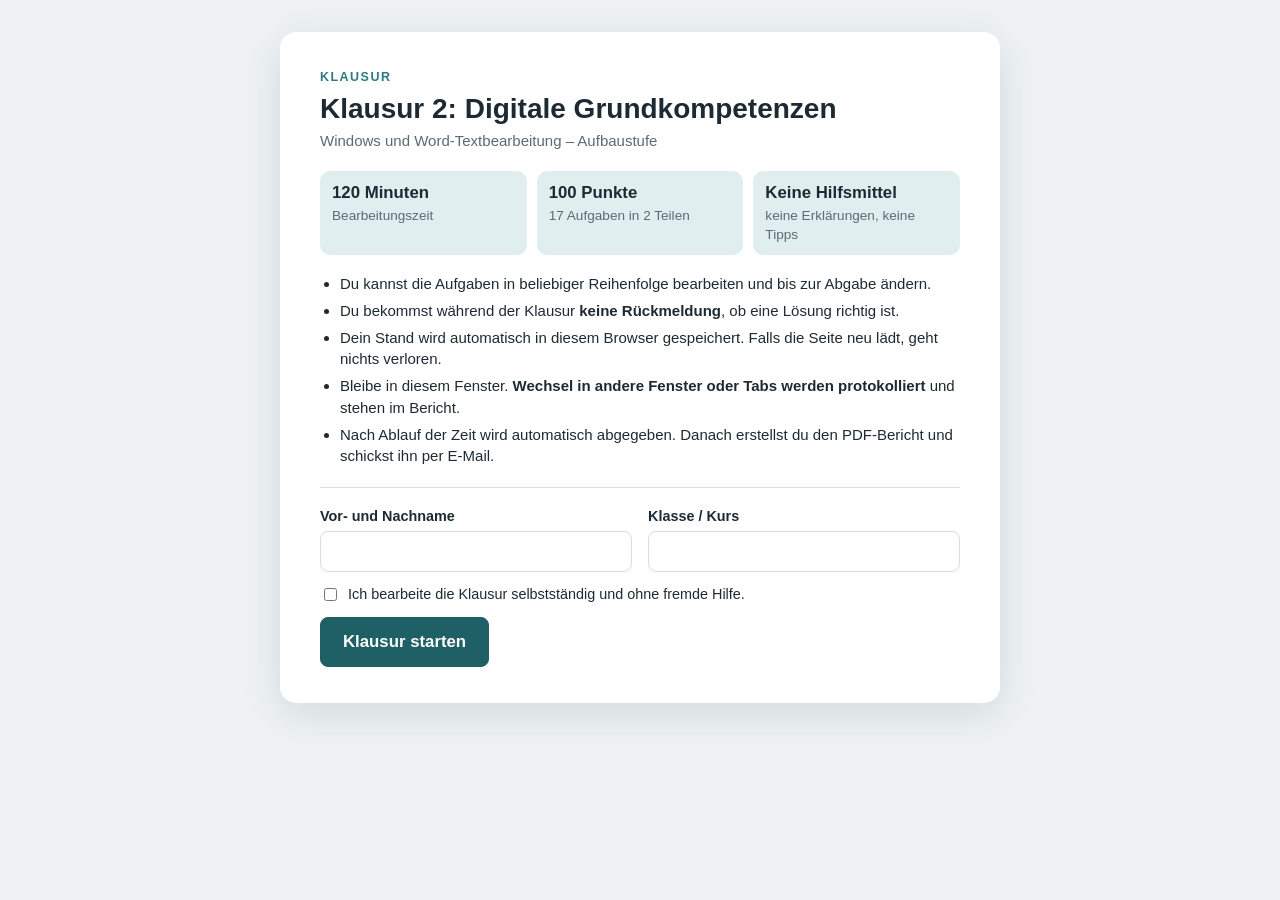
<file: index.html>
<!doctype html>
<html lang="de">
<head>
  <meta charset="UTF-8" />
  <meta name="viewport" content="width=device-width, initial-scale=1" />
  <title>Klausur 2 · Digitale Grundkompetenzen</title>
  <meta name="robots" content="noindex" />
  <link rel="stylesheet" href="style.css" />
</head>
<body>
  <div id="app"></div>
  <noscript>Diese Klausur benötigt JavaScript.</noscript>
  <script src="config.js"></script>
  <script src="util.js"></script>
  <script src="pdf.js"></script>
  <script src="sim-explorer.js"></script>
  <script src="sim-fenster.js"></script>
  <script src="sim-dialoge.js"></script>
  <script src="sim-quiz.js"></script>
  <script src="sim-word.js"></script>
  <script src="aufgaben.js"></script>
  <script src="bericht.js"></script>
  <script src="app.js"></script>
</body>
</html>
</file>
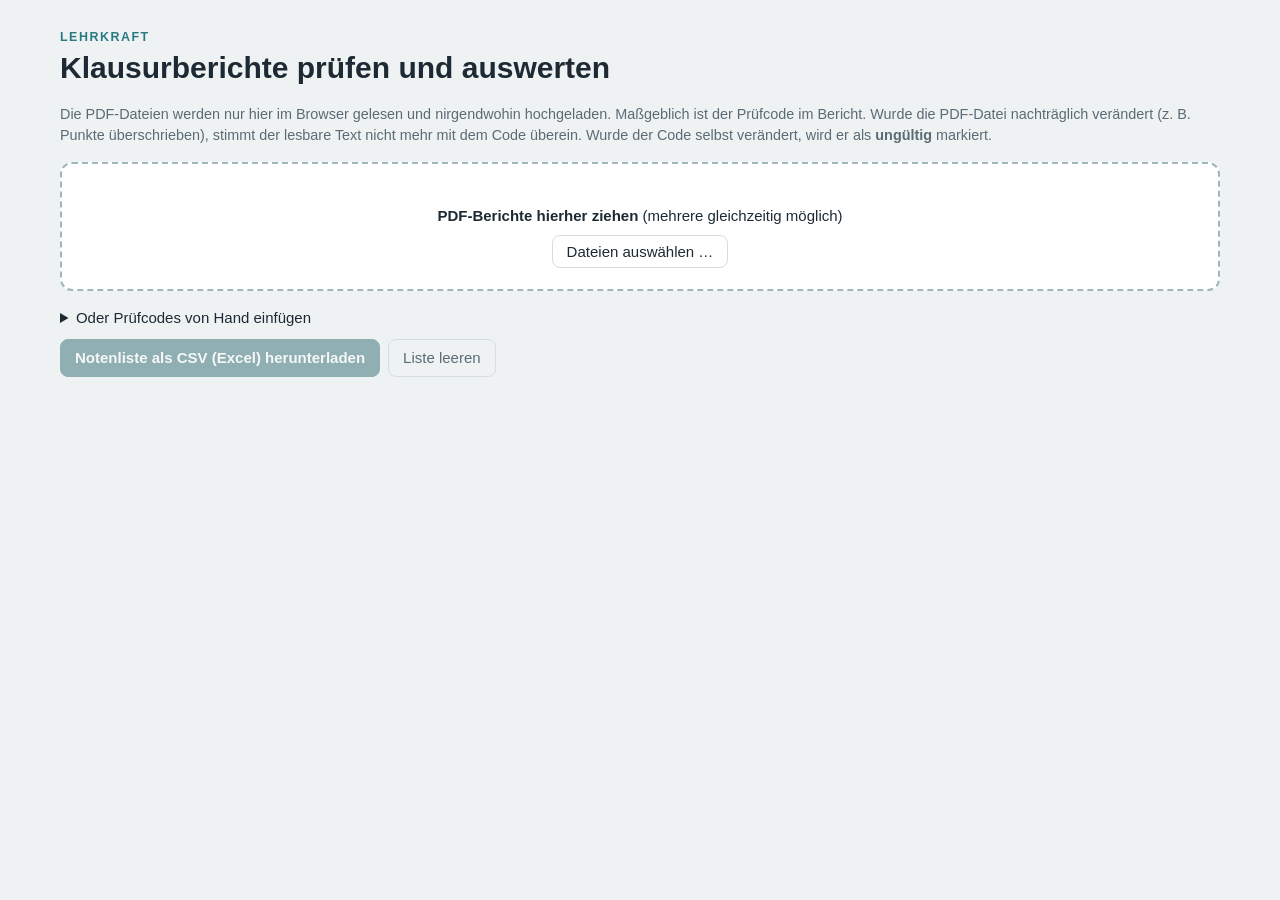
<file: lehrkraft.html>
<!doctype html>
<html lang="de">
<head>
  <meta charset="UTF-8" />
  <meta name="viewport" content="width=device-width, initial-scale=1" />
  <title>Lehrkraft · Klausurberichte prüfen</title>
  <meta name="robots" content="noindex" />
  <link rel="stylesheet" href="style.css" />
</head>
<body>
  <div class="lk">
    <div class="kl-kicker">Lehrkraft</div>
    <h1>Klausurberichte prüfen und auswerten</h1>
    <p class="lk-note">Die PDF-Dateien werden nur hier im Browser gelesen und nirgendwohin hochgeladen. Maßgeblich ist der Prüfcode im Bericht. Wurde die PDF-Datei nachträglich verändert (z. B. Punkte überschrieben), stimmt der lesbare Text nicht mehr mit dem Code überein. Wurde der Code selbst verändert, wird er als <b>ungültig</b> markiert.</p>

    <div class="lk-drop">
      <p><b>PDF-Berichte hierher ziehen</b> (mehrere gleichzeitig möglich)</p>
      <label class="kl-btn">Dateien auswählen …<input type="file" accept="application/pdf,.pdf" multiple hidden /></label>
    </div>
    <details>
      <summary>Oder Prüfcodes von Hand einfügen</summary>
      <textarea placeholder="K1.eyJ2Ijox… (ein oder mehrere Codes)"></textarea>
      <div class="lk-actions"><button type="button" class="kl-btn" data-codes>Codes auswerten</button></div>
    </details>

    <div class="lk-actions">
      <button type="button" class="kl-btn primary" data-csv disabled>Notenliste als CSV (Excel) herunterladen</button>
      <button type="button" class="kl-btn ghost" data-clear>Liste leeren</button>
    </div>
    <div class="lk-out"></div>
  </div>
  <script src="config.js"></script>
  <script src="util.js"></script>
  <script src="sim-explorer.js"></script>
  <script src="aufgaben.js"></script>
  <script src="lehrkraft.js"></script>
</body>
</html>
</file>
<file: style.css>
/* =====================================================================
   STYLES — Klausuroberfläche und Simulationen
   Keine externen Schriften (Datenschutz): Windows-Systemschrift.
   ===================================================================== */
:root {
  --font: "Segoe UI", -apple-system, BlinkMacSystemFont, "Helvetica Neue", Arial, sans-serif;
  --mono: "Cascadia Mono", Consolas, ui-monospace, monospace;
  --serif: Calibri, "Segoe UI", Carlito, Arial, sans-serif;
  --bg: #eef2f3;
  --surface: #ffffff;
  --ink: #1e2a33;
  --muted: #5b6b74;
  --line: #d5dee1;
  --accent: #1f5f66;
  --accent-2: #2b7a82;
  --accent-bg: #e1eef0;
  --ok: #2e7d4a;
  --warn: #b7791f;
  --crit: #a3332a;
  --win-blue: #0067c0;
  --win-sel: #cce4f7;
  --win-hover: #e5f1fb;
  --radius: 10px;
}
* { box-sizing: border-box; }
[hidden] { display: none !important; }
html, body { margin: 0; height: 100%; }
body { background: var(--bg); color: var(--ink); font-family: var(--font); font-size: 15px; line-height: 1.45; }
button, input, select { font: inherit; color: inherit; }
code { font-family: var(--mono); font-size: 0.9em; background: #eef2f3; padding: 1px 4px; border-radius: 4px; }

/* ---------- Buttons ---------- */
.kl-btn { border: 1px solid var(--line); background: var(--surface); padding: 7px 14px; border-radius: 8px; cursor: pointer; }
.kl-btn:hover:not(:disabled) { border-color: var(--accent-2); }
.kl-btn:disabled { opacity: 0.45; cursor: default; }
.kl-btn.primary { background: var(--accent); border-color: var(--accent); color: #fff; font-weight: 600; }
.kl-btn.primary:hover:not(:disabled) { background: #174c52; }
.kl-btn.danger { background: var(--crit); border-color: var(--crit); color: #fff; }
.kl-btn.ghost { background: transparent; color: var(--muted); }
.kl-btn.big { padding: 12px 22px; font-size: 1.05rem; }
.kl-btn:focus-visible, .kl-nav:focus-visible { outline: 3px solid #8cc4ca; outline-offset: 2px; }

/* ---------- Startseite / Abgabe ---------- */
.kl-start { min-height: 100%; display: grid; place-items: center; padding: 32px 16px; }
.kl-start-card { background: var(--surface); border-radius: 16px; box-shadow: 0 10px 40px rgba(20, 50, 60, 0.12); padding: 36px 40px; max-width: 720px; width: 100%; }
.kl-kicker { text-transform: uppercase; letter-spacing: 0.12em; font-size: 0.78rem; font-weight: 700; color: var(--accent-2); }
.kl-start h1 { margin: 6px 0 4px; font-size: 1.75rem; line-height: 1.2; }
.kl-sub { color: var(--muted); margin: 0 0 20px; }
.kl-facts { display: grid; grid-template-columns: repeat(3, 1fr); gap: 10px; margin-bottom: 18px; }
.kl-facts div { background: var(--accent-bg); border-radius: 10px; padding: 10px 12px; display: flex; flex-direction: column; }
.kl-facts b { font-size: 1.05rem; }
.kl-facts span { color: var(--muted); font-size: 0.85rem; }
.kl-rules { padding-left: 20px; margin: 0 0 20px; }
.kl-rules li { margin-bottom: 5px; }
.kl-form { display: grid; grid-template-columns: 1fr 1fr; gap: 12px 16px; border-top: 1px solid var(--line); padding-top: 18px; }
.kl-form label { display: flex; flex-direction: column; gap: 4px; font-weight: 600; font-size: 0.9rem; }
.kl-form input:not([type]) { padding: 9px 11px; border: 1px solid var(--line); border-radius: 8px; font-weight: 400; }
.kl-form .kl-check { grid-column: 1 / -1; flex-direction: row; align-items: center; gap: 8px; font-weight: 400; }
.kl-form button { grid-column: 1 / -1; justify-self: start; }
.kl-steps { padding-left: 20px; }
.kl-steps li { margin-bottom: 6px; }
.kl-small { color: var(--muted); font-size: 0.88rem; margin-top: 12px; }

/* ---------- Klausur-Layout ---------- */
.kl-shell { height: 100%; display: flex; flex-direction: column; }
.kl-head { display: flex; align-items: center; gap: 18px; padding: 10px 20px; background: var(--accent); color: #fff; flex-shrink: 0; }
.kl-head-title { font-weight: 700; }
.kl-head-who { opacity: 0.85; margin-right: auto; }
.kl-timer { font-family: var(--mono); font-size: 1.15rem; background: rgba(255, 255, 255, 0.14); padding: 4px 12px; border-radius: 8px; }
.kl-timer.warn { background: var(--warn); }
.kl-timer.crit { background: var(--crit); animation: kl-pulse 1.4s infinite; }
@keyframes kl-pulse { 50% { opacity: 0.7; } }
.kl-head .kl-btn.primary { background: #fff; color: var(--accent); border-color: #fff; }
.kl-savewarn { background: #fde8e6; color: var(--crit); padding: 8px 20px; font-weight: 600; }
.kl-body { flex: 1; display: flex; min-height: 0; }
.kl-side { width: 260px; flex-shrink: 0; overflow-y: auto; background: var(--surface); border-right: 1px solid var(--line); padding: 14px 10px; }
.kl-part { margin-bottom: 14px; }
.kl-part-title { font-size: 0.74rem; font-weight: 700; text-transform: uppercase; letter-spacing: 0.05em; color: var(--muted); padding: 4px 8px; display: flex; justify-content: space-between; gap: 8px; }
.kl-part-title span { white-space: nowrap; }
.kl-nav { width: 100%; display: grid; grid-template-columns: 44px 1fr auto; align-items: center; gap: 4px; text-align: left; padding: 6px 8px; border: 0; background: transparent; border-radius: 8px; cursor: pointer; font-size: 0.88rem; position: relative; }
.kl-nav:hover { background: var(--bg); }
.kl-nav.active { background: var(--accent-bg); font-weight: 600; }
.kl-nav-id { font-weight: 700; color: var(--accent); white-space: nowrap; display: flex; align-items: center; }
.kl-nav-id::before { content: ""; flex-shrink: 0; width: 8px; height: 8px; border-radius: 50%; border: 1.5px solid #9fb0b6; margin-right: 7px; }
.kl-nav.done .kl-nav-id::before { background: var(--accent-2); border-color: var(--accent-2); }
.kl-nav-p { color: var(--muted); font-size: 0.8rem; }
.kl-legend { font-size: 0.78rem; color: var(--muted); padding: 6px 8px; display: flex; align-items: center; gap: 6px; flex-wrap: wrap; }
.kl-dot { display: inline-block; width: 8px; height: 8px; border-radius: 50%; border: 1.5px solid #9fb0b6; }
.kl-dot.done { background: var(--accent-2); border-color: var(--accent-2); }
.kl-main { flex: 1; overflow-y: auto; padding: 20px 28px 40px; min-width: 0; }
.kl-task-kicker { font-size: 0.8rem; font-weight: 700; color: var(--accent-2); text-transform: uppercase; letter-spacing: 0.06em; }
.kl-task-head h2 { margin: 2px 0 10px; font-size: 1.4rem; }
.kl-auftrag { margin: 0 0 12px; padding: 12px 16px 12px 36px; background: var(--surface); border: 1px solid var(--line); border-radius: var(--radius); max-width: 1000px; }
.kl-auftrag li { margin: 3px 0; }
.kl-hinweis { color: var(--muted); font-style: italic; margin: 0 0 12px; }
.kl-sim { max-width: 1000px; margin-bottom: 14px; }
.kl-felder { display: flex; flex-wrap: wrap; gap: 12px 24px; max-width: 1000px; margin-bottom: 14px; padding: 12px 16px; background: var(--surface); border: 1px solid var(--line); border-radius: var(--radius); }
.kl-feld { display: flex; align-items: center; gap: 10px; font-weight: 600; font-size: 0.92rem; }
.kl-feld input { padding: 7px 10px; border: 1px solid #a9b8bd; border-radius: 6px; width: 220px; font-weight: 400; }
.kl-task-foot { display: flex; gap: 8px; align-items: center; max-width: 1000px; }
.kl-spacer { flex: 1; }

.kl-modal { position: fixed; inset: 0; background: rgba(15, 30, 35, 0.45); display: grid; place-items: center; z-index: 1000; }
.kl-modal-box { background: #fff; border-radius: 12px; padding: 22px 24px; max-width: 460px; box-shadow: 0 20px 60px rgba(0, 0, 0, 0.3); }
.kl-modal-btns { display: flex; gap: 8px; justify-content: flex-end; margin-top: 18px; }
.kl-toast { position: fixed; top: 64px; right: 24px; background: var(--warn); color: #fff; padding: 10px 16px; border-radius: 8px; font-weight: 600; z-index: 900; box-shadow: 0 6px 20px rgba(0, 0, 0, 0.2); }

/* ---------- gemeinsame Fensterteile ---------- */
.win-ctrls { margin-left: auto; display: flex; gap: 18px; color: #555; font-size: 0.85rem; padding-right: 6px; }

/* ---------- Datei-Explorer ---------- */
.xp { position: relative; height: 470px; display: flex; flex-direction: column; background: #fff; border: 1px solid #b9c4c9; border-radius: 8px; overflow: hidden; outline: none; font-size: 13px; user-select: none; box-shadow: 0 4px 16px rgba(0, 0, 0, 0.08); }
.xp-title { display: flex; align-items: center; gap: 8px; padding: 6px 10px; background: #f3f3f3; border-bottom: 1px solid #e3e3e3; }
.xp-toolbar { display: flex; flex-wrap: wrap; gap: 2px; padding: 4px 8px; border-bottom: 1px solid #e5e5e5; background: #fafafa; }
.xp-tbtn { border: 1px solid transparent; background: transparent; padding: 4px 8px; border-radius: 4px; cursor: pointer; font-size: 12.5px; }
.xp-tbtn:hover:not(:disabled) { background: var(--win-hover); border-color: #cde3f6; }
.xp-tbtn:disabled { color: #aaa; cursor: default; }
.xp-addr { display: flex; gap: 6px; align-items: center; padding: 5px 8px; border-bottom: 1px solid #e5e5e5; }
.xp-navbtn { width: 28px; height: 26px; border: 0; background: transparent; border-radius: 4px; cursor: pointer; font-size: 15px; }
.xp-navbtn:hover { background: var(--win-hover); }
.xp-crumbs { flex: 1; display: flex; align-items: center; flex-wrap: wrap; border: 1px solid #d9d9d9; border-radius: 4px; padding: 1px 4px; min-height: 26px; }
.xp-crumb { border: 0; background: transparent; padding: 2px 5px; border-radius: 3px; cursor: pointer; font-size: 12.5px; }
.xp-crumb:hover { background: var(--win-hover); }
.xp-crumb-sep { color: #888; padding: 0 1px; }
.xp-search { width: 210px; border: 1px solid #d9d9d9; border-radius: 4px; padding: 4px 8px; font-size: 12.5px; }
.xp-body { flex: 1; display: flex; min-height: 0; }
.xp-nav { width: 190px; flex-shrink: 0; overflow-y: auto; border-right: 1px solid #e5e5e5; padding: 6px 4px; display: flex; flex-direction: column; }
.xp-navitem { text-align: left; border: 1px solid transparent; background: transparent; padding: 4px 8px; border-radius: 4px; cursor: pointer; font-size: 12.5px; white-space: nowrap; overflow: hidden; text-overflow: ellipsis; }
.xp-navitem:hover { background: var(--win-hover); }
.xp-navitem.active { background: var(--win-sel); }
.xp-navitem.sep { margin-top: 10px; }
.xp-navitem.drop, .xp-row.drop { outline: 2px dashed var(--win-blue); background: var(--win-hover); }
.xp-main { flex: 1; overflow: auto; position: relative; }
.xp-table { width: 100%; border-collapse: collapse; }
.xp-table th { position: sticky; top: 0; background: #fff; text-align: left; font-weight: 400; color: #555; padding: 5px 10px; border-bottom: 1px solid #e8e8e8; cursor: pointer; white-space: nowrap; font-size: 12px; }
.xp-table th:hover { background: var(--win-hover); }
.xp-table td { padding: 3px 10px; white-space: nowrap; color: #444; }
.xp-row { cursor: default; }
.xp-row:hover td { background: var(--win-hover); }
.xp-row.sel td { background: var(--win-sel); }
.xp-row.cut td { opacity: 0.5; }
.xp-row.dim td { color: #aaa; }
.xp-name { color: #111 !important; }
.xp-ico { display: inline-block; width: 22px; }
.xp-num { text-align: right; }
.xp-loc { color: #777 !important; font-size: 12px; }
.xp-empty { color: #777; text-align: center; padding: 30px; margin: 0; }
.xp-rename { font: inherit; padding: 1px 4px; border: 1px solid var(--win-blue); width: 230px; user-select: text; }
.xp-status { padding: 3px 10px; font-size: 12px; color: #666; border-top: 1px solid #eee; }
.xp-toast { position: absolute; bottom: 30px; left: 50%; transform: translateX(-50%); background: #2b2b2b; color: #fff; padding: 8px 14px; border-radius: 6px; font-size: 12.5px; max-width: 80%; z-index: 30; }
.xp-menu { position: absolute; z-index: 40; min-width: 210px; background: #fbfbfb; border: 1px solid #ccc; border-radius: 6px; box-shadow: 0 6px 18px rgba(0, 0, 0, 0.18); padding: 4px; display: flex; flex-direction: column; }
.xp-menu-item { text-align: left; border: 0; background: transparent; padding: 5px 12px; border-radius: 4px; cursor: pointer; font-size: 12.5px; }
.xp-menu-item:hover:not(:disabled) { background: var(--win-hover); }
.xp-menu-item:disabled { color: #aaa; }
.xp-menu-sep { height: 1px; background: #e2e2e2; margin: 3px 6px; }
.xp-overlay { position: absolute; inset: 0; background: rgba(0, 0, 0, 0.15); display: grid; place-items: center; z-index: 50; }
.xp-dlg { background: #fff; border: 1px solid #bbb; border-radius: 8px; box-shadow: 0 10px 30px rgba(0, 0, 0, 0.25); padding: 14px 18px; width: 420px; max-width: 92%; }
.xp-dlg-head { font-weight: 600; margin-bottom: 8px; }
.xp-dlg-btns { display: flex; justify-content: flex-end; gap: 8px; margin-top: 14px; }
.xp-btn { border: 1px solid #c4c4c4; background: #fdfdfd; padding: 5px 14px; border-radius: 4px; cursor: pointer; font-size: 12.5px; }
.xp-btn.primary { background: var(--win-blue); border-color: var(--win-blue); color: #fff; }
.xp-input { width: 100%; padding: 5px 8px; border: 1px solid #c4c4c4; border-radius: 4px; font-size: 12.5px; }
.xp-lbl { display: block; font-size: 12px; color: #555; margin: 6px 0 3px; }
.xp-props { border: 1px solid #e5e5e5; border-radius: 6px; padding: 10px; }
.xp-props-name { font-weight: 600; margin-bottom: 8px; }
.xp-prop { display: grid; grid-template-columns: 110px 1fr; gap: 6px; padding: 2px 0; }
.xp-prop span:first-child { color: #666; }

/* ---------- Desktop / Fenster ---------- */
.fw { height: 470px; display: flex; flex-direction: column; border-radius: 8px; overflow: hidden; border: 1px solid #9fb0b6; user-select: none; box-shadow: 0 4px 16px rgba(0, 0, 0, 0.08); }
.fw-desktop { flex: 1; position: relative; background: linear-gradient(135deg, #2b6f9e 0%, #3b8bb0 45%, #79b7c9 100%); overflow: hidden; }
.fw-icons { position: absolute; left: 10px; top: 10px; display: flex; flex-direction: column; gap: 10px; }
.fw-dicon { width: 76px; text-align: center; color: #fff; font-size: 11.5px; text-shadow: 0 1px 2px rgba(0, 0, 0, 0.6); padding: 4px; border-radius: 4px; cursor: default; }
.fw-dicon span { display: block; font-size: 28px; }
.fw-dicon:hover { background: rgba(255, 255, 255, 0.18); }
.fw-win { position: absolute; width: 470px; height: 270px; background: #fff; border: 1px solid #8a9aa0; border-radius: 8px; box-shadow: 0 8px 26px rgba(0, 0, 0, 0.3); display: flex; flex-direction: column; overflow: hidden; }
.fw-win.max { left: 0 !important; top: 0 !important; width: 100%; height: 100%; border-radius: 0; }
.fw-win:not(.active) .fw-win-title { background: #f4f4f4; color: #777; }
.fw-win-title { display: flex; align-items: center; justify-content: space-between; background: #e8eef3; padding: 0 0 0 10px; height: 32px; cursor: move; font-size: 13px; }
.fw-win-btns { display: flex; height: 100%; }
.fw-win-btns button { width: 44px; height: 100%; border: 0; background: transparent; cursor: pointer; font-size: 13px; }
.fw-win-btns button:hover { background: rgba(0, 0, 0, 0.08); }
.fw-win-btns button.close:hover { background: #e81123; color: #fff; }
.fw-win-body { flex: 1; overflow: hidden; padding: 10px; font-size: 13px; }
.fw-web-bar { background: #f1f1f1; border-radius: 12px; padding: 3px 10px; color: #555; font-size: 12px; margin-bottom: 8px; }
.fw-web h3 { margin: 4px 0; }
.fw-note { font-family: var(--mono); font-size: 13px; }
.fw-paint-tools { background: #f3f3f3; padding: 4px; border-radius: 4px; margin-bottom: 6px; }
.fw-paint-canvas { background: #fff; border: 1px solid #ccc; height: 170px; }
.fw-calc { width: 200px; }
.fw-calc-disp { text-align: right; font-size: 26px; padding: 4px 8px; }
.fw-calc-keys { display: grid; grid-template-columns: repeat(4, 1fr); gap: 3px; }
.fw-calc-keys span { background: #f3f3f3; text-align: center; padding: 6px 0; border-radius: 4px; }
.fw-start { position: absolute; bottom: 8px; left: 50%; transform: translateX(-50%); width: 420px; background: rgba(243, 243, 243, 0.97); border-radius: 10px; box-shadow: 0 10px 40px rgba(0, 0, 0, 0.35); padding: 16px; z-index: 5000; }
.fw-start-search { width: 100%; padding: 7px 12px; border: 1px solid #ccc; border-radius: 16px; margin-bottom: 12px; }
.fw-start-title { font-weight: 600; font-size: 13px; margin-bottom: 8px; }
.fw-start-grid { display: grid; grid-template-columns: repeat(4, 1fr); gap: 6px; }
.fw-sapp { border: 0; background: transparent; border-radius: 6px; padding: 8px 2px; cursor: pointer; font-size: 11.5px; display: flex; flex-direction: column; align-items: center; gap: 2px; }
.fw-sapp span { font-size: 24px; }
.fw-sapp:hover { background: #fff; }
.fw-taskbar { height: 44px; background: #f0f3f4; border-top: 1px solid #cfd8dc; display: flex; align-items: center; padding: 0 8px; gap: 6px; }
.fw-startbtn { width: 38px; height: 34px; border: 0; background: transparent; border-radius: 6px; font-size: 20px; color: var(--win-blue); cursor: pointer; }
.fw-startbtn:hover { background: #fff; }
.fw-tasks { display: flex; gap: 4px; flex: 1; }
.fw-task { display: flex; align-items: center; gap: 6px; border: 0; background: transparent; padding: 4px 10px 6px; border-radius: 6px; cursor: pointer; font-size: 18px; position: relative; }
.fw-task span { font-size: 12px; }
.fw-task:hover { background: #fff; }
.fw-task::after { content: ""; position: absolute; bottom: 2px; left: 50%; transform: translateX(-50%); width: 6px; height: 3px; border-radius: 2px; background: #888; }
.fw-task.active { background: #fff; }
.fw-task.active::after { width: 16px; background: var(--win-blue); }
.fw-tray { display: flex; align-items: center; gap: 10px; font-size: 13px; }
.fw-clock { text-align: right; font-size: 11.5px; line-height: 1.25; }

/* ---------- Word-Fenster ---------- */
.wd { position: relative; height: 470px; display: flex; flex-direction: column; border: 1px solid #b9c4c9; border-radius: 8px; overflow: hidden; background: #f3f3f3; box-shadow: 0 4px 16px rgba(0, 0, 0, 0.08); outline: none; }
.wd-title { display: flex; align-items: center; gap: 8px; background: #2b579a; color: #fff; padding: 6px 10px; font-size: 13px; }
.wd-title .win-ctrls { color: #dfe8f5; }
.wd-menubar { display: flex; gap: 4px; background: #2b579a; padding: 0 8px 6px; }
.wd-menu { border: 0; background: transparent; color: #fff; padding: 3px 10px; font-size: 13px; border-radius: 3px; }
button.wd-menu { cursor: pointer; background: #1e4a87; }
button.wd-menu:hover { background: #163a6c; }
.wd-menu.off { opacity: 0.8; }
.wd-backstage { position: absolute; inset: 31px 0 0 0; background: #fff; display: flex; z-index: 20; }
.wd-bs-nav { width: 180px; background: #2b579a; display: flex; flex-direction: column; padding: 10px 0; }
.wd-bs-nav button { text-align: left; border: 0; background: transparent; color: #fff; padding: 9px 18px; font-size: 13.5px; cursor: pointer; }
.wd-bs-nav button:hover { background: #1e4a87; }
.wd-bs-main { padding: 20px 28px; }
.wd-bs-hint { color: #666; }
.wd-pagewrap { flex: 1; overflow: auto; padding: 18px 0; }
.wd-page { background: #fff; width: 640px; max-width: calc(100% - 40px); margin: 0 auto; min-height: 330px; padding: 34px 48px; box-shadow: 0 1px 4px rgba(0, 0, 0, 0.18); font-family: var(--serif); font-size: 15px; }
.wd-page p { margin: 0 0 8px; }
.wd-page p.wd-h { font-size: 20px; color: #2b579a; }
.wd-status { display: flex; justify-content: space-between; background: #f3f3f3; border-top: 1px solid #ddd; padding: 2px 12px; font-size: 11.5px; color: #555; }
.wd-ribbon { background: #fff; border-bottom: 1px solid #d6d6d6; }
.wd-tabs { display: flex; gap: 16px; padding: 4px 12px 0; background: #2b579a; color: #dfe8f5; font-size: 12.5px; }
.wd-tabs span { padding: 3px 4px 4px; }
.wd-tabs .on { background: #fff; color: #2b579a; border-radius: 3px 3px 0 0; padding: 3px 10px 4px; }
.wd-tools { display: flex; gap: 0; padding: 6px 8px 0; }
.wd-group { display: grid; grid-template-columns: auto auto; grid-template-rows: 1fr auto; gap: 2px 4px; padding: 0 10px; border-right: 1px solid #e3e3e3; }
.wd-col { display: flex; flex-direction: column; gap: 2px; }
.wd-glabel { grid-column: 1 / -1; text-align: center; font-size: 10.5px; color: #777; padding: 2px 0 4px; }
.wd-tool { border: 1px solid transparent; background: transparent; font-size: 12px; padding: 2px 6px; border-radius: 3px; cursor: pointer; text-align: left; white-space: nowrap; }
.wd-tool:hover { background: #e7eef8; border-color: #c5d6ee; }
.wd-tool.big { display: flex; flex-direction: column; align-items: center; font-size: 22px; padding: 2px 8px; }
.wd-tool.big span { font-size: 11.5px; }
.wd-fake { color: #999; font-size: 12px; align-items: center; grid-template-columns: 1fr; }
.wd-edit .wd-pagewrap { cursor: text; }
.wd-editor { outline: none; min-height: 260px; caret-color: #000; }
.wd-editor p { margin: 0 0 10px; }
.wd-editor ::selection { background: #b5d3f5; }

/* ---------- Datei-Dialog ---------- */
.fd-overlay { position: absolute; inset: 0; background: rgba(0, 0, 0, 0.18); display: grid; place-items: center; z-index: 60; }
.fd { position: relative; width: 680px; max-width: 96%; height: 400px; background: #fff; border: 1px solid #999; border-radius: 8px; box-shadow: 0 14px 40px rgba(0, 0, 0, 0.35); display: flex; flex-direction: column; font-size: 13px; user-select: none; }
.fd-title { display: flex; justify-content: space-between; align-items: center; padding: 6px 6px 6px 12px; border-bottom: 1px solid #e5e5e5; }
.fd-x { border: 0; background: transparent; width: 36px; height: 26px; cursor: pointer; border-radius: 4px; }
.fd-x:hover { background: #e81123; color: #fff; }
.fd-addr { display: flex; gap: 6px; padding: 6px 8px; border-bottom: 1px solid #eee; align-items: center; }
.fd-body { flex: 1; display: flex; min-height: 0; }
.fd-nav { width: 160px; }
.fd-list { flex: 1; overflow: auto; }
.fd-foot { display: grid; grid-template-columns: 80px 1fr; gap: 6px 8px; align-items: center; padding: 10px 12px; border-top: 1px solid #e5e5e5; background: #f8f8f8; border-radius: 0 0 8px 8px; }
.fd-foot label { text-align: right; color: #444; }
.fd-btns { grid-column: 1 / -1; display: flex; justify-content: flex-end; gap: 8px; }
.fd-toast { bottom: 110px; }
.fd-prompt { position: absolute; left: 50%; top: 40%; transform: translate(-50%, -50%); background: #fff; border: 1px solid #aaa; border-radius: 6px; padding: 12px; box-shadow: 0 8px 20px rgba(0, 0, 0, 0.25); width: 300px; display: flex; flex-direction: column; gap: 6px; z-index: 5; }

/* ---------- Browser / Lernplattform ---------- */
.br { position: relative; height: 470px; display: flex; flex-direction: column; border: 1px solid #b9c4c9; border-radius: 8px; overflow: hidden; background: #fff; box-shadow: 0 4px 16px rgba(0, 0, 0, 0.08); font-size: 13.5px; }
.br-tabs { display: flex; align-items: center; background: #dfe3e6; padding: 6px 8px 0; }
.br-tab { background: #fff; padding: 6px 14px; border-radius: 8px 8px 0 0; font-size: 12.5px; }
.br-bar { display: flex; align-items: center; gap: 12px; padding: 6px 10px; border-bottom: 1px solid #e5e5e5; color: #555; }
.br-url { flex: 1; background: #f1f3f4; border-radius: 14px; padding: 4px 12px; font-size: 12.5px; }
.br-page { flex: 1; overflow: auto; padding: 16px 24px; background: #f6f8f9; }
.br-page h3 { margin: 0 0 12px; color: #224; }
.br-card { background: #fff; border: 1px solid #e0e5e8; border-radius: 8px; padding: 12px 16px; margin-bottom: 12px; }
.br-card h4 { margin: 0 0 8px; }
.br-files { list-style: none; margin: 0; padding: 0; }
.br-files li { display: flex; justify-content: space-between; align-items: center; padding: 6px 0; border-bottom: 1px solid #f0f0f0; }
.br-files small { color: #888; }
.br-dl, .br-pick, .br-send { border: 1px solid #c8d0d4; background: #fff; padding: 4px 12px; border-radius: 6px; cursor: pointer; }
.br-dl:hover, .br-pick:hover { background: #eef4f8; }
.br-send { background: var(--accent); color: #fff; border-color: var(--accent); margin-top: 8px; }
.br-small { color: #777; font-size: 12px; margin: 0 0 8px; }
.br-upload { display: flex; align-items: center; gap: 10px; }
.br-chosen { color: #444; font-style: italic; }
.br-progress { height: 8px; background: #e5e5e5; border-radius: 4px; margin-top: 10px; overflow: hidden; }
.br-progress div { height: 100%; width: 0; background: var(--accent-2); transition: width 0.2s; }
.br-result { margin-top: 8px; font-weight: 600; }
.br-dlbar { display: flex; gap: 10px; padding: 6px 10px; background: #fff; border-top: 1px solid #ddd; }
.br-dlitem { background: #f1f3f4; border-radius: 6px; padding: 4px 10px; font-size: 12.5px; }
.br-dlitem small { color: #777; margin-left: 6px; }

/* ---------- Quiz ---------- */
.qz { display: grid; gap: 10px; }
.qz-q { margin: 0; border: 1px solid var(--line); border-radius: var(--radius); background: var(--surface); padding: 12px 16px; }
.qz-q legend { padding: 0 4px; font-weight: 600; }
.qz-nr { display: inline-grid; place-items: center; width: 22px; height: 22px; border-radius: 50%; background: var(--accent-bg); color: var(--accent); font-size: 0.8rem; margin-right: 4px; }
.qz-opts { display: grid; grid-template-columns: 1fr 1fr; gap: 6px 14px; margin-top: 6px; }
.qz-opt { display: flex; gap: 8px; align-items: flex-start; padding: 6px 8px; border-radius: 6px; cursor: pointer; }
.qz-opt:hover { background: var(--bg); }
.qz-opt input { margin-top: 3px; }
.qz-opt:has(input:checked) { background: var(--accent-bg); }

/* ---------- Lehrkraft-Seite ---------- */
.lk { max-width: 1200px; margin: 0 auto; padding: 28px 20px 60px; }
.lk h1 { margin: 0 0 4px; }
.lk-drop { border: 2px dashed #9fb6bb; border-radius: 12px; padding: 26px; text-align: center; background: var(--surface); margin: 16px 0; }
.lk-drop.over { background: var(--accent-bg); border-color: var(--accent); }
.lk textarea { width: 100%; min-height: 80px; font-family: var(--mono); font-size: 12px; padding: 8px; border: 1px solid var(--line); border-radius: 8px; }
.lk-actions { display: flex; gap: 8px; margin: 10px 0 20px; flex-wrap: wrap; }
.lk-table { width: 100%; border-collapse: collapse; background: var(--surface); border-radius: 10px; overflow: hidden; font-size: 13.5px; }
.lk-table th { background: var(--accent); color: #fff; text-align: left; padding: 8px 10px; font-weight: 600; white-space: nowrap; }
.lk-table td { padding: 7px 10px; border-bottom: 1px solid var(--line); vertical-align: top; }
.lk-table tr.bad td { background: #fde8e6; }
.lk-table tr.row { cursor: pointer; }
.lk-table tr.row:hover td { background: #f3f8f9; }
.lk-ok { color: var(--ok); font-weight: 700; }
.lk-bad { color: var(--crit); font-weight: 700; }
.lk-detail td { background: #fafcfc; }
.lk-crit { font-size: 12.5px; columns: 2; column-gap: 30px; }
.lk-crit div { break-inside: avoid; }
.lk-note { color: var(--muted); font-size: 0.9rem; }
</file>
